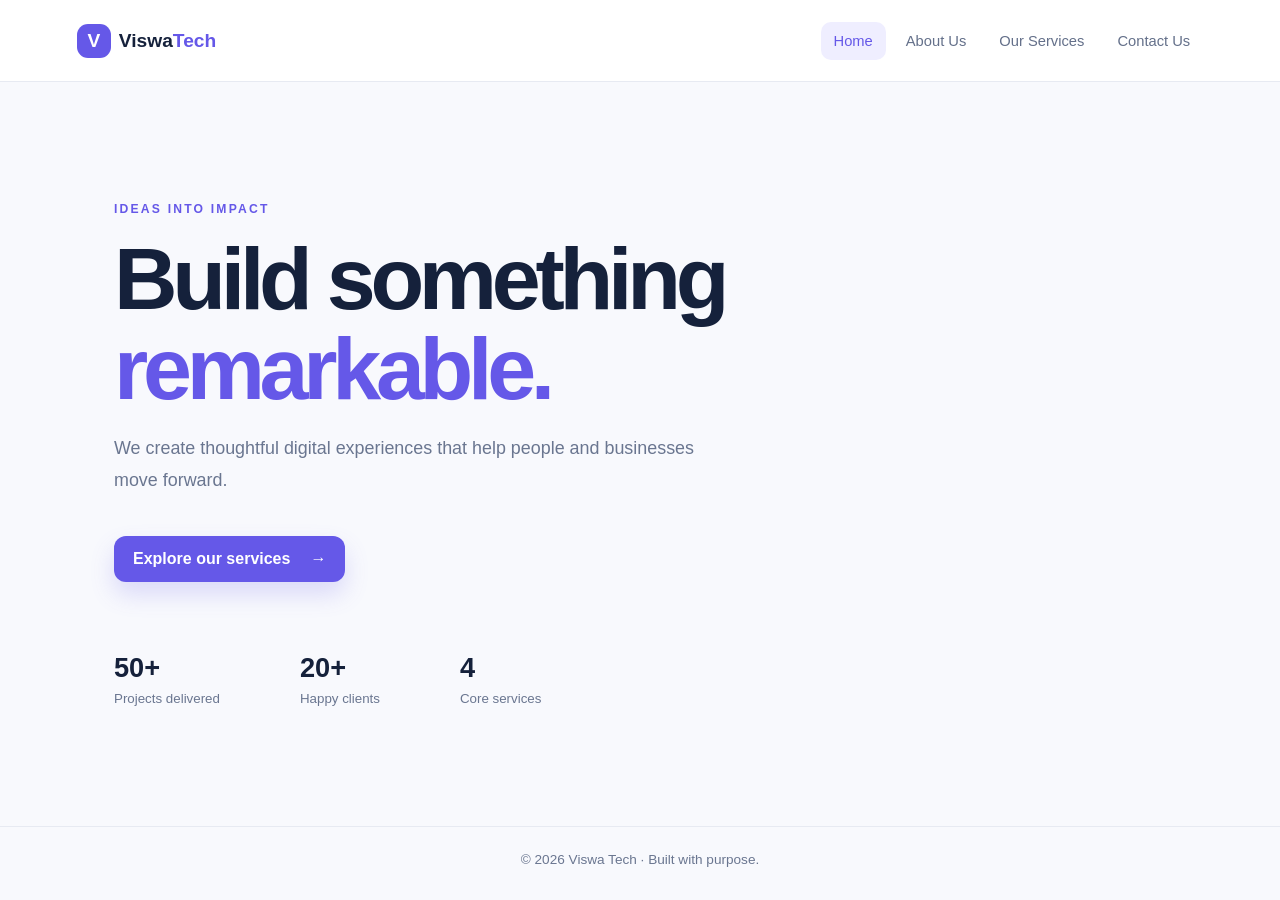
<file: touch/Experiment3/index.html>
<!DOCTYPE html><html lang="en"><head><meta charset="UTF-8"><meta name="viewport" content="width=device-width,initial-scale=1"><title>Viswa Tech | Home</title><link rel="stylesheet" href="style.css"></head><body>
<header class="topbar"><a class="brand" href="index.html"><span class="logo">V</span> Viswa<span>Tech</span></a><nav><a class="active" href="index.html">Home</a><a href="about.html">About Us</a><a href="services.html">Our Services</a><a href="contact.html">Contact Us</a></nav></header>
<main class="hero"><div class="tag">IDEAS INTO IMPACT</div><h1>Build something<br><span>remarkable.</span></h1><p>We create thoughtful digital experiences that help people and businesses move forward.</p><a class="button" href="services.html">Explore our services <b>→</b></a><div class="stats"><div><strong>50+</strong><small>Projects delivered</small></div><div><strong>20+</strong><small>Happy clients</small></div><div><strong>4</strong><small>Core services</small></div></div></main><footer>© 2026 Viswa Tech · Built with purpose.</footer></body></html>
</file>
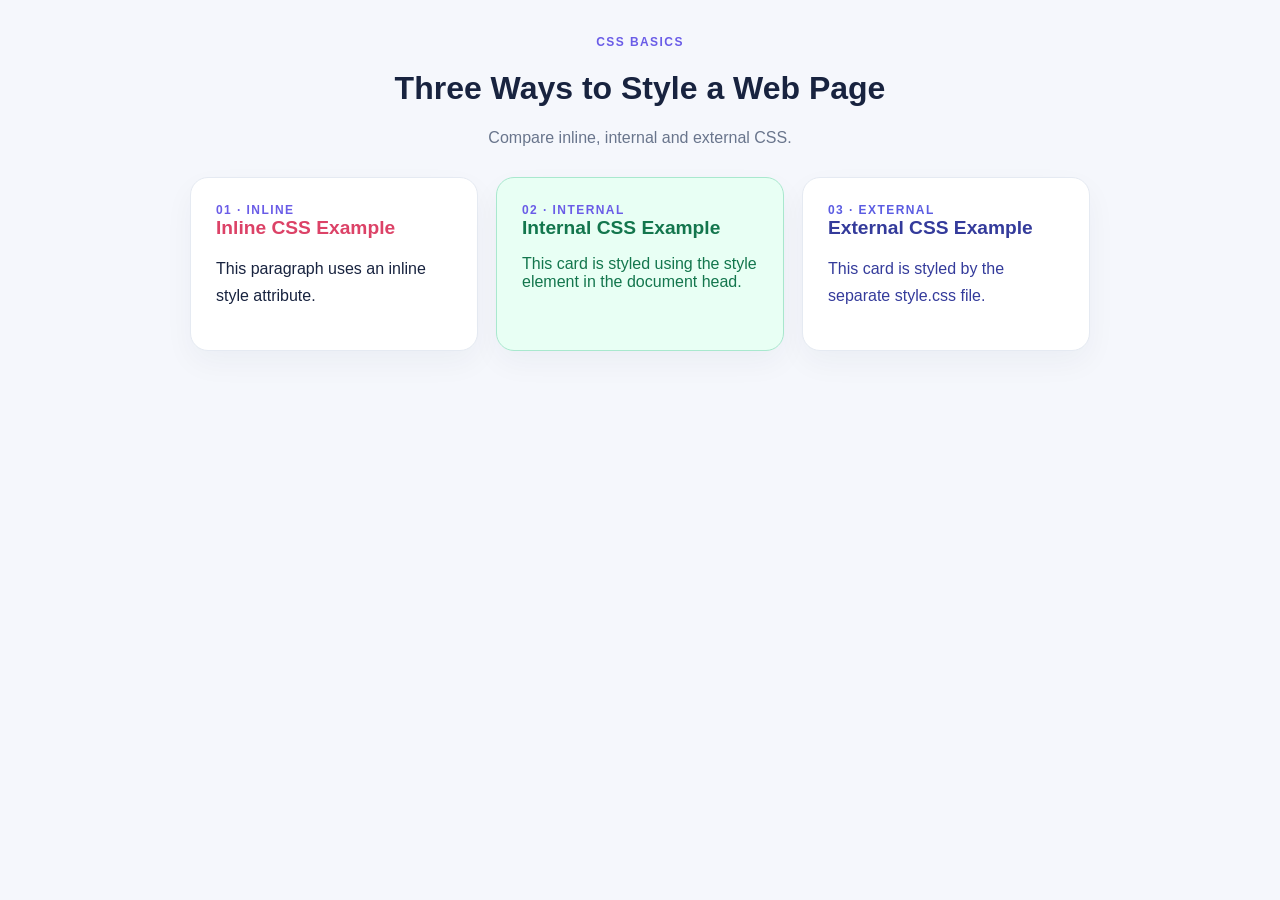
<file: touch/Experiment4/index.html>
<!DOCTYPE html>
<html lang="en"><head><meta charset="UTF-8"><meta name="viewport" content="width=device-width, initial-scale=1.0"><title>Three Types of CSS</title><link rel="stylesheet" href="style.css">
<style>
body{margin:0;font-family:Inter,Segoe UI,Arial,sans-serif;background:#f5f7fc;color:#18233f;padding:35px 18px}
main{max-width:900px;margin:auto}.intro{text-align:center;margin-bottom:30px}.intro p{color:#69758c}
.examples{display:grid;grid-template-columns:repeat(auto-fit,minmax(220px,1fr));gap:18px}
.card{padding:25px;border-radius:18px;background:white;border:1px solid #e5eaf2;box-shadow:0 12px 30px #18233f0b}
.internal-css{color:#13764d;background:#e8fff4;border:1px solid #a9e8ce}
.card h2{margin-top:0;font-size:1.2rem}.tag{font-size:.75rem;text-transform:uppercase;letter-spacing:.12em;font-weight:800;color:#6a5ce7}
</style></head><body><main><header class="intro"><div class="tag">CSS BASICS</div><h1>Three Ways to Style a Web Page</h1><p>Compare inline, internal and external CSS.</p></header>
<div class="examples">
<section class="card"><div class="tag">01 · Inline</div><h2 style="color:#dc4267">Inline CSS Example</h2><p style="line-height:1.7">This paragraph uses an inline style attribute.</p></section>
<section class="card internal-css"><div class="tag">02 · Internal</div><h2>Internal CSS Example</h2><p>This card is styled using the style element in the document head.</p></section>
<section class="card external-css"><div class="tag">03 · External</div><h2>External CSS Example</h2><p>This card is styled by the separate style.css file.</p></section>
</div></main></body></html>
</file>
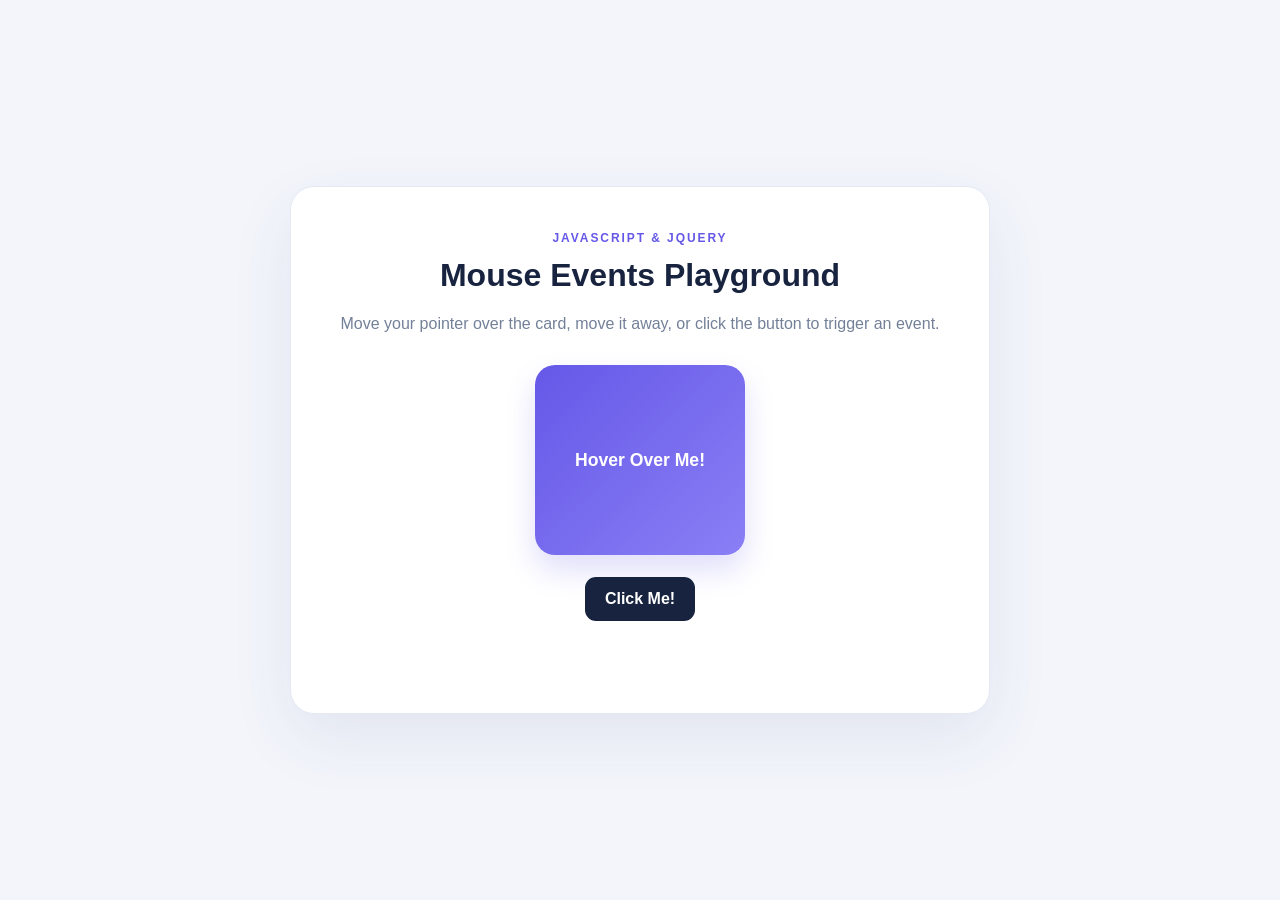
<file: touch/EX10_MouseEvents.html>
<!DOCTYPE html>
<html lang="en"><head><meta charset="UTF-8"><meta name="viewport" content="width=device-width, initial-scale=1.0"><title>Mouse Events</title>
<script src="https://ajax.googleapis.com/ajax/libs/jquery/3.6.0/jquery.min.js"></script>
<style>
*{box-sizing:border-box}body{margin:0;min-height:100vh;padding:30px 18px;display:grid;place-items:center;background:#f3f5fb;color:#18233f;font-family:Inter,Segoe UI,Arial,sans-serif}.card{width:min(100%,700px);text-align:center;background:white;border:1px solid #e4e9f4;border-radius:24px;padding:clamp(25px,5vw,44px);box-shadow:0 24px 65px #283b7215}.tag{font-size:.75rem;letter-spacing:.16em;color:#6558e8;font-weight:800}h1{margin:12px 0 8px}.desc{color:#738098;line-height:1.7}.hover-box{width:210px;height:190px;margin:28px auto 22px;display:grid;place-items:center;border-radius:20px;background:linear-gradient(135deg,#6558e8,#8a7ff5);color:white;font-size:1.1rem;font-weight:700;box-shadow:0 15px 30px #6558e833;transition:background .2s,transform .2s;cursor:pointer}.hover-box:hover{transform:translateY(-2px)}button{padding:13px 20px;border:0;border-radius:11px;background:#18233f;color:white;font-size:1rem;font-weight:700;cursor:pointer}button:hover{background:#34436b}.message{min-height:28px;margin-top:20px;color:#6558e8;font-weight:700}
</style></head><body><main class="card"><div class="tag">JAVASCRIPT & JQUERY</div><h1>Mouse Events Playground</h1><p class="desc">Move your pointer over the card, move it away, or click the button to trigger an event.</p>
<div id="hover-box" class="hover-box">Hover Over Me!</div><button id="click-button" type="button">Click Me!</button><div id="message" class="message" aria-live="polite"></div></main>
<script>$(document).ready(function(){const hoverBox=$('#hover-box');const messageDiv=$('#message');hoverBox.on('mouseover',function(){$(this).text('Mouse Over!').css('background','linear-gradient(135deg,#0e9f6e,#34d399)');messageDiv.text('Mouseover event detected.');});hoverBox.on('mouseout',function(){$(this).text('Hover Over Me!').css('background','linear-gradient(135deg,#6558e8,#8a7ff5)');messageDiv.text('Mouseout event detected.');});$('#click-button').on('click',function(){messageDiv.text('Button clicked successfully!');});});</script>
</body></html>
</file>
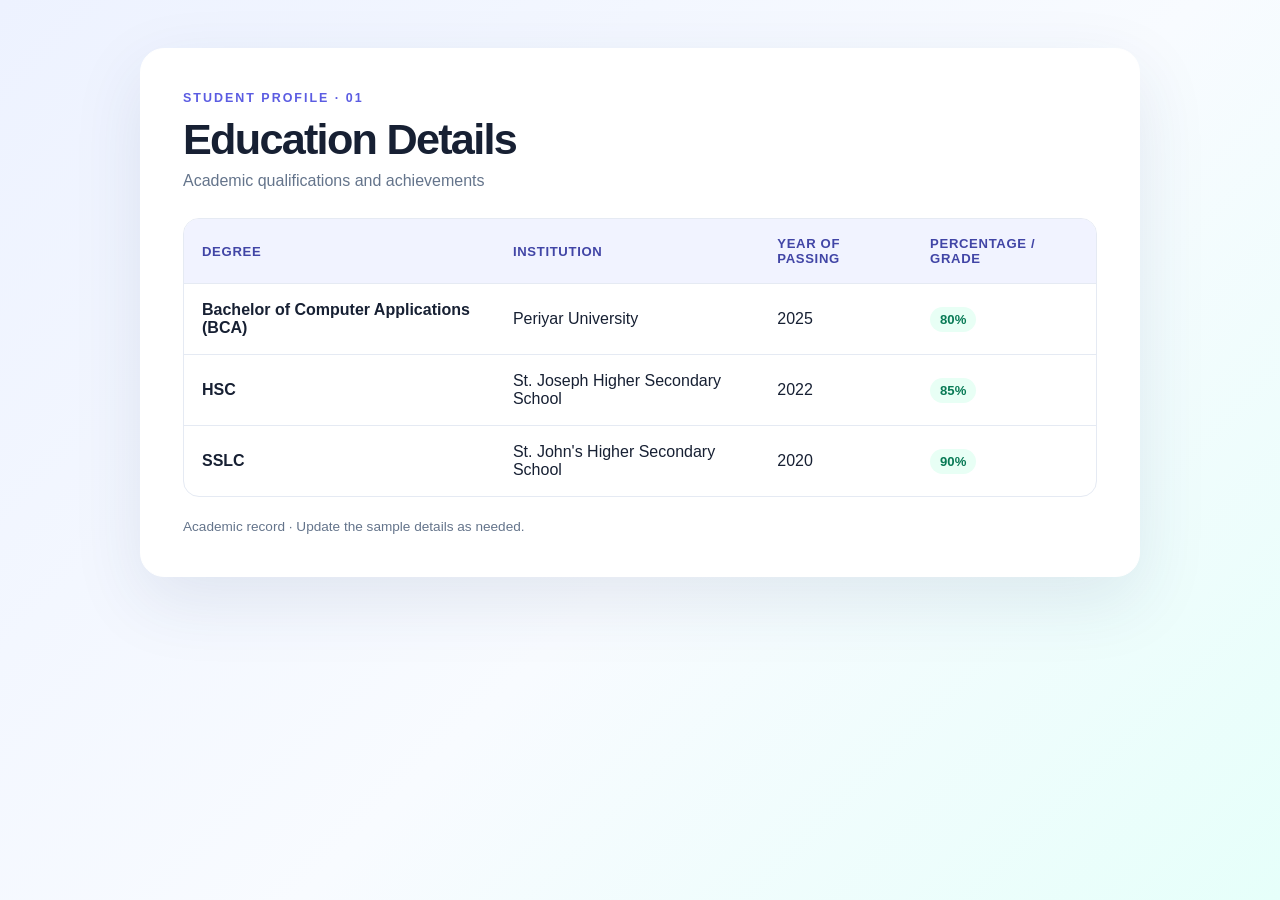
<file: touch/EX1_Education.html>
<!DOCTYPE html>
<html lang="en">
<head>
<meta charset="UTF-8"><meta name="viewport" content="width=device-width, initial-scale=1.0">
<title>Education Details</title>
<style>
:root{--ink:#172033;--muted:#64748b;--accent:#5b5ce2;--line:#e5eaf3;--surface:#fff}
*{box-sizing:border-box}body{margin:0;min-height:100vh;font-family:Inter,Segoe UI,Arial,sans-serif;color:var(--ink);background:linear-gradient(135deg,#edf2ff,#f8fbff 55%,#e6fffa);padding:48px 18px}
.container{max-width:1000px;margin:auto;background:var(--surface);border:1px solid #ffffff;border-radius:24px;padding:clamp(22px,4vw,42px);box-shadow:0 24px 70px #263a701a}
.eyebrow{color:var(--accent);font-size:.78rem;font-weight:800;letter-spacing:.16em;text-transform:uppercase}
h1{font-size:clamp(1.8rem,4vw,2.7rem);margin:10px 0 8px;letter-spacing:-.04em}.subtitle{color:var(--muted);margin:0 0 28px}
.table-wrap{overflow-x:auto;border:1px solid var(--line);border-radius:16px}table{width:100%;border-collapse:collapse;min-width:650px}th{background:#f1f3ff;color:#4145a6;text-align:left;font-size:.82rem;text-transform:uppercase;letter-spacing:.05em}th,td{padding:17px 18px;border-bottom:1px solid var(--line)}tbody tr:last-child td{border-bottom:0}tbody tr:hover{background:#f8f9ff}.pill{display:inline-block;background:#e8fff5;color:#087a55;padding:5px 10px;border-radius:30px;font-weight:700;font-size:.82rem}
footer{margin-top:22px;color:var(--muted);font-size:.85rem}
</style></head>
<body><main class="container">
<div class="eyebrow">Student profile · 01</div><h1>Education Details</h1><p class="subtitle">Academic qualifications and achievements</p>
<div class="table-wrap"><table><thead><tr><th>Degree</th><th>Institution</th><th>Year of Passing</th><th>Percentage / Grade</th></tr></thead>
<tbody>
<tr><td><strong>Bachelor of Computer Applications (BCA)</strong></td><td>Periyar University</td><td>2025</td><td><span class="pill">80%</span></td></tr>
<tr><td><strong>HSC</strong></td><td>St. Joseph Higher Secondary School</td><td>2022</td><td><span class="pill">85%</span></td></tr>
<tr><td><strong>SSLC</strong></td><td>St. John's Higher Secondary School</td><td>2020</td><td><span class="pill">90%</span></td></tr>
</tbody></table></div><footer>Academic record · Update the sample details as needed.</footer>
</main></body></html>
</file>
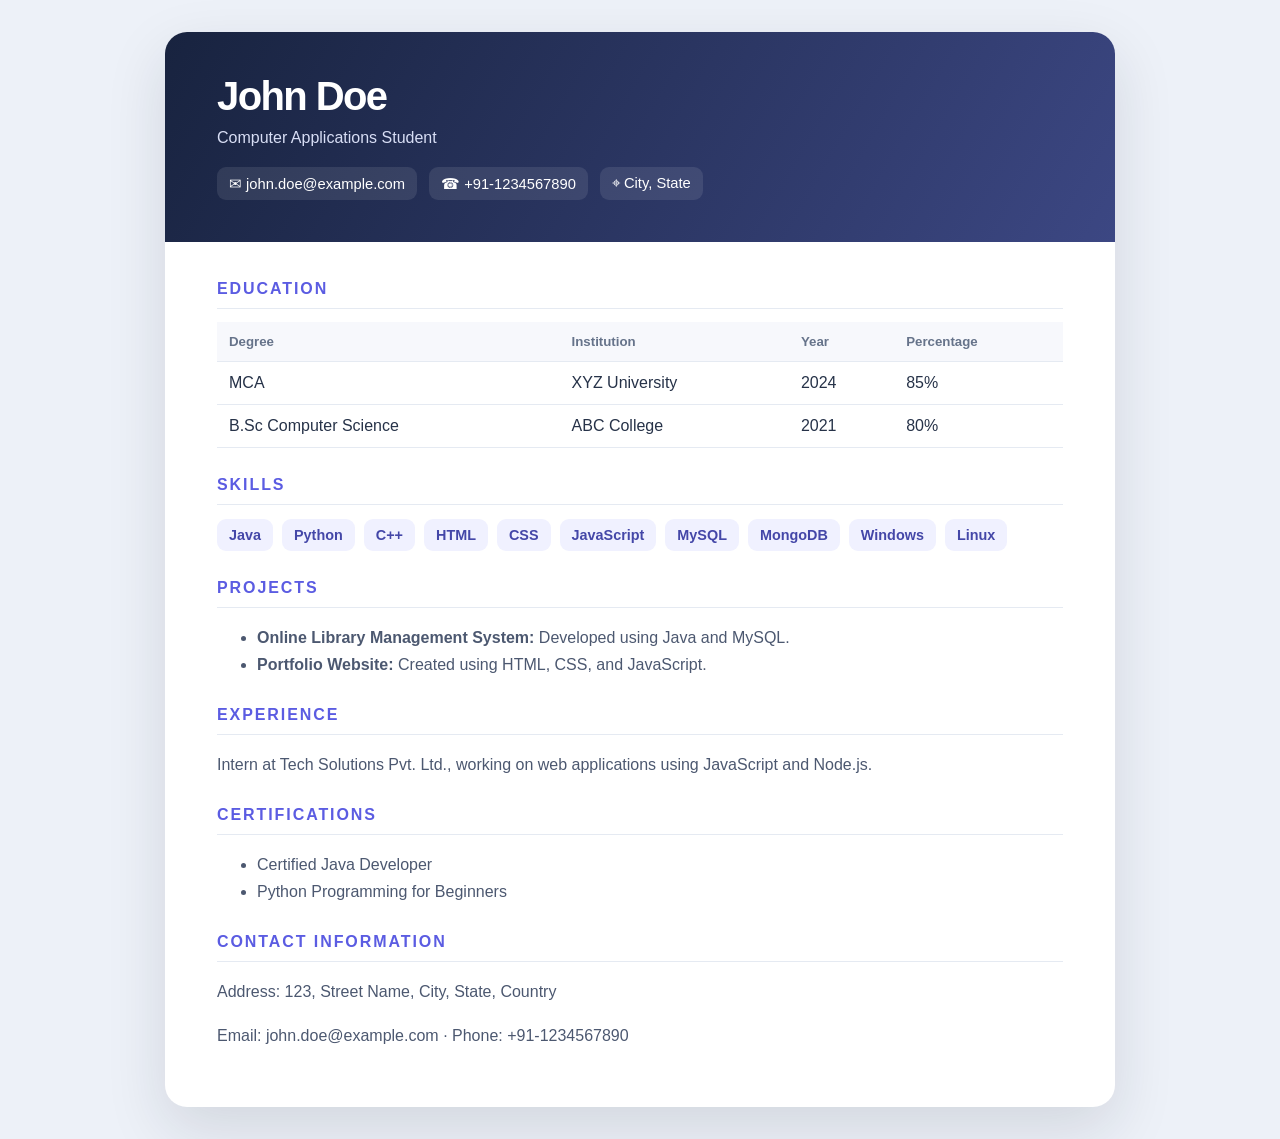
<file: touch/EX2_CV.html>
<!DOCTYPE html>
<html lang="en"><head><meta charset="UTF-8"><meta name="viewport" content="width=device-width, initial-scale=1.0"><title>Curriculum Vitae</title>
<style>
:root{--navy:#18233f;--accent:#5b5ce2;--text:#263248;--muted:#66738a;--line:#e5eaf2}
*{box-sizing:border-box}body{margin:0;background:#edf1f8;font-family:Inter,Segoe UI,Arial,sans-serif;color:var(--text);padding:32px 16px}.cv{max-width:950px;margin:auto;background:white;border-radius:22px;overflow:hidden;box-shadow:0 22px 60px #17203320}.hero{padding:42px clamp(22px,5vw,52px);background:linear-gradient(120deg,#18233f,#3c4783);color:white}.hero h1{margin:0;font-size:2.5rem;letter-spacing:-.04em}.hero p{margin:10px 0 0;color:#d8def5}.contact{display:flex;gap:12px;flex-wrap:wrap;margin-top:20px;font-size:.92rem}.contact span{background:#ffffff18;padding:8px 12px;border-radius:9px}.content{padding:10px clamp(22px,5vw,52px) 42px}.section{margin-top:28px}.section h2{font-size:1rem;text-transform:uppercase;letter-spacing:.12em;color:var(--accent);border-bottom:1px solid var(--line);padding-bottom:10px}.section p,.section li{line-height:1.7;color:#4c5870}table{width:100%;border-collapse:collapse}th,td{text-align:left;padding:12px;border-bottom:1px solid var(--line)}th{color:#66738a;font-size:.83rem;background:#f7f8fc}.chips{display:flex;gap:9px;flex-wrap:wrap}.chips span{padding:8px 12px;border-radius:9px;background:#f0f1ff;color:#4447a8;font-weight:600;font-size:.9rem}
</style></head><body><main class="cv">
<header class="hero"><h1>John Doe</h1><p>Computer Applications Student</p><div class="contact"><span>✉ john.doe@example.com</span><span>☎ +91-1234567890</span><span>⌖ City, State</span></div></header>
<div class="content">
<section class="section"><h2>Education</h2><table><thead><tr><th>Degree</th><th>Institution</th><th>Year</th><th>Percentage</th></tr></thead><tbody><tr><td>MCA</td><td>XYZ University</td><td>2024</td><td>85%</td></tr><tr><td>B.Sc Computer Science</td><td>ABC College</td><td>2021</td><td>80%</td></tr></tbody></table></section>
<section class="section"><h2>Skills</h2><div class="chips"><span>Java</span><span>Python</span><span>C++</span><span>HTML</span><span>CSS</span><span>JavaScript</span><span>MySQL</span><span>MongoDB</span><span>Windows</span><span>Linux</span></div></section>
<section class="section"><h2>Projects</h2><ul><li><strong>Online Library Management System:</strong> Developed using Java and MySQL.</li><li><strong>Portfolio Website:</strong> Created using HTML, CSS, and JavaScript.</li></ul></section>
<section class="section"><h2>Experience</h2><p>Intern at Tech Solutions Pvt. Ltd., working on web applications using JavaScript and Node.js.</p></section>
<section class="section"><h2>Certifications</h2><ul><li>Certified Java Developer</li><li>Python Programming for Beginners</li></ul></section>
<section class="section"><h2>Contact Information</h2><p>Address: 123, Street Name, City, State, Country</p><p>Email: john.doe@example.com · Phone: +91-1234567890</p></section>
</div></main></body></html>
</file>
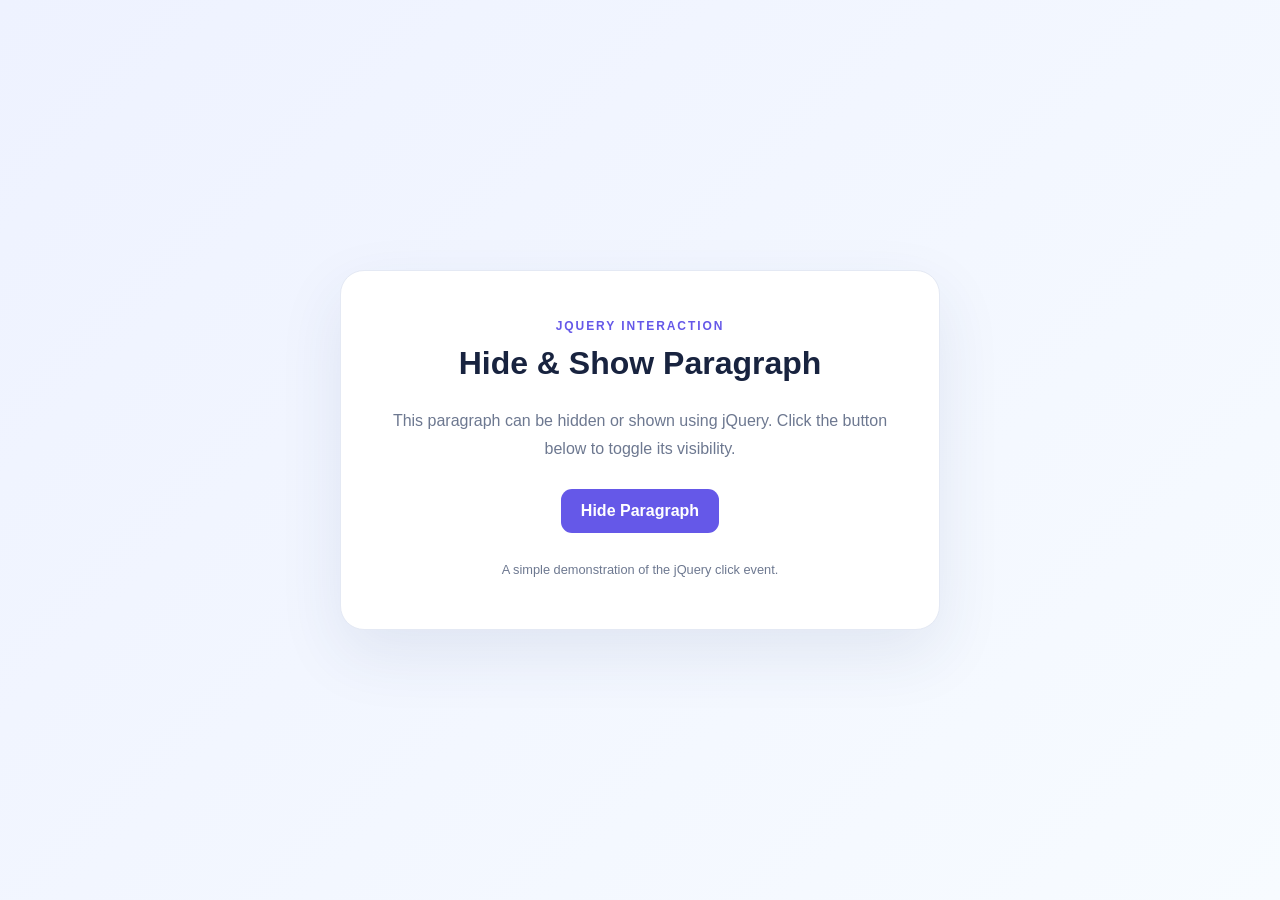
<file: touch/EX9_HideParagraph.html>
<!DOCTYPE html>
<html lang="en"><head><meta charset="UTF-8"><meta name="viewport" content="width=device-width, initial-scale=1.0"><title>jQuery Hide and Show</title>
<script src="https://ajax.googleapis.com/ajax/libs/jquery/3.6.0/jquery.min.js"></script>
<style>
*{box-sizing:border-box}body{margin:0;min-height:100vh;display:grid;place-items:center;padding:20px;background:linear-gradient(135deg,#eef2ff,#f7fbff);font-family:Inter,Segoe UI,Arial,sans-serif;color:#18233f}.card{width:min(100%,600px);padding:clamp(25px,6vw,48px);background:white;border:1px solid #e4e9f4;border-radius:24px;text-align:center;box-shadow:0 24px 65px #283b7218}.tag{font-size:.75rem;letter-spacing:.16em;color:#6558e8;font-weight:800}.card h1{font-size:2rem;margin:12px 0}.card p{color:#6d7890;line-height:1.8;margin:25px 0}.button{padding:13px 20px;border:0;border-radius:11px;background:#6558e8;color:white;font-size:1rem;font-weight:700;cursor:pointer}.button:hover{background:#4e42cf}.note{font-size:.8rem!important;margin-bottom:0!important}
</style></head><body><main class="card"><div class="tag">JQUERY INTERACTION</div><h1>Hide & Show Paragraph</h1><p id="paragraph">This paragraph can be hidden or shown using jQuery. Click the button below to toggle its visibility.</p><button class="button" id="toggle-button">Hide Paragraph</button><p class="note">A simple demonstration of the jQuery click event.</p></main>
<script>$(document).ready(function(){$('#toggle-button').click(function(){var $paragraph=$('#paragraph');if($paragraph.is(':visible')){$paragraph.hide();$(this).text('Show Paragraph');}else{$paragraph.show();$(this).text('Hide Paragraph');}});});</script>
</body></html>
</file>
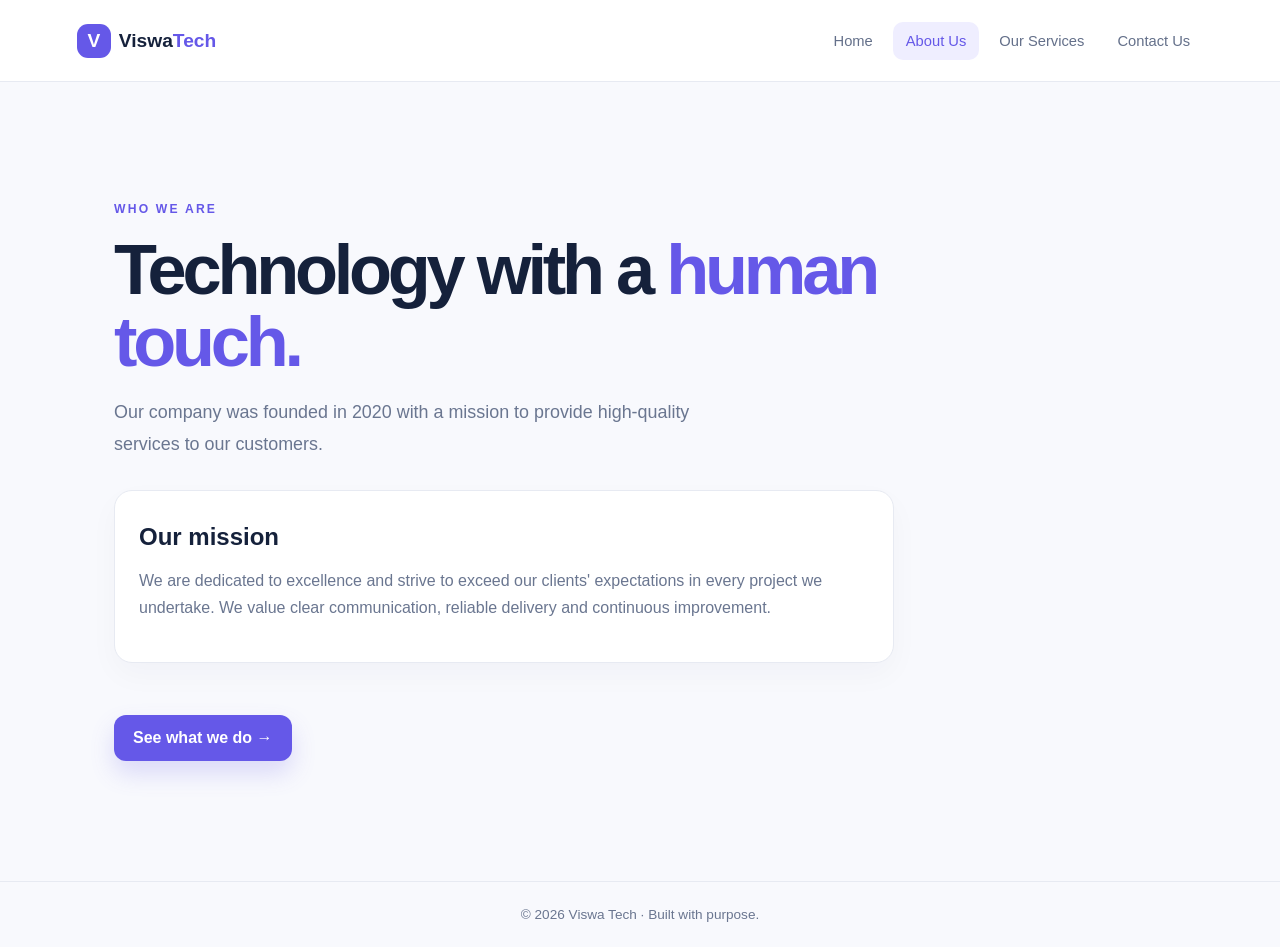
<file: touch/Experiment3/about.html>
<!DOCTYPE html><html lang="en"><head><meta charset="UTF-8"><meta name="viewport" content="width=device-width,initial-scale=1"><title>About Us | Viswa Tech</title><link rel="stylesheet" href="style.css"></head><body><header class="topbar"><a class="brand" href="index.html"><span class="logo">V</span> Viswa<span>Tech</span></a><nav><a href="index.html">Home</a><a class="active" href="about.html">About Us</a><a href="services.html">Our Services</a><a href="contact.html">Contact Us</a></nav></header><main class="page"><div class="tag">WHO WE ARE</div><h1>Technology with a <span>human touch.</span></h1><p class="lead">Our company was founded in 2020 with a mission to provide high-quality services to our customers.</p><div class="panel"><h2>Our mission</h2><p>We are dedicated to excellence and strive to exceed our clients' expectations in every project we undertake. We value clear communication, reliable delivery and continuous improvement.</p></div><a class="button" href="services.html">See what we do →</a></main><footer>© 2026 Viswa Tech · Built with purpose.</footer></body></html>
</file>
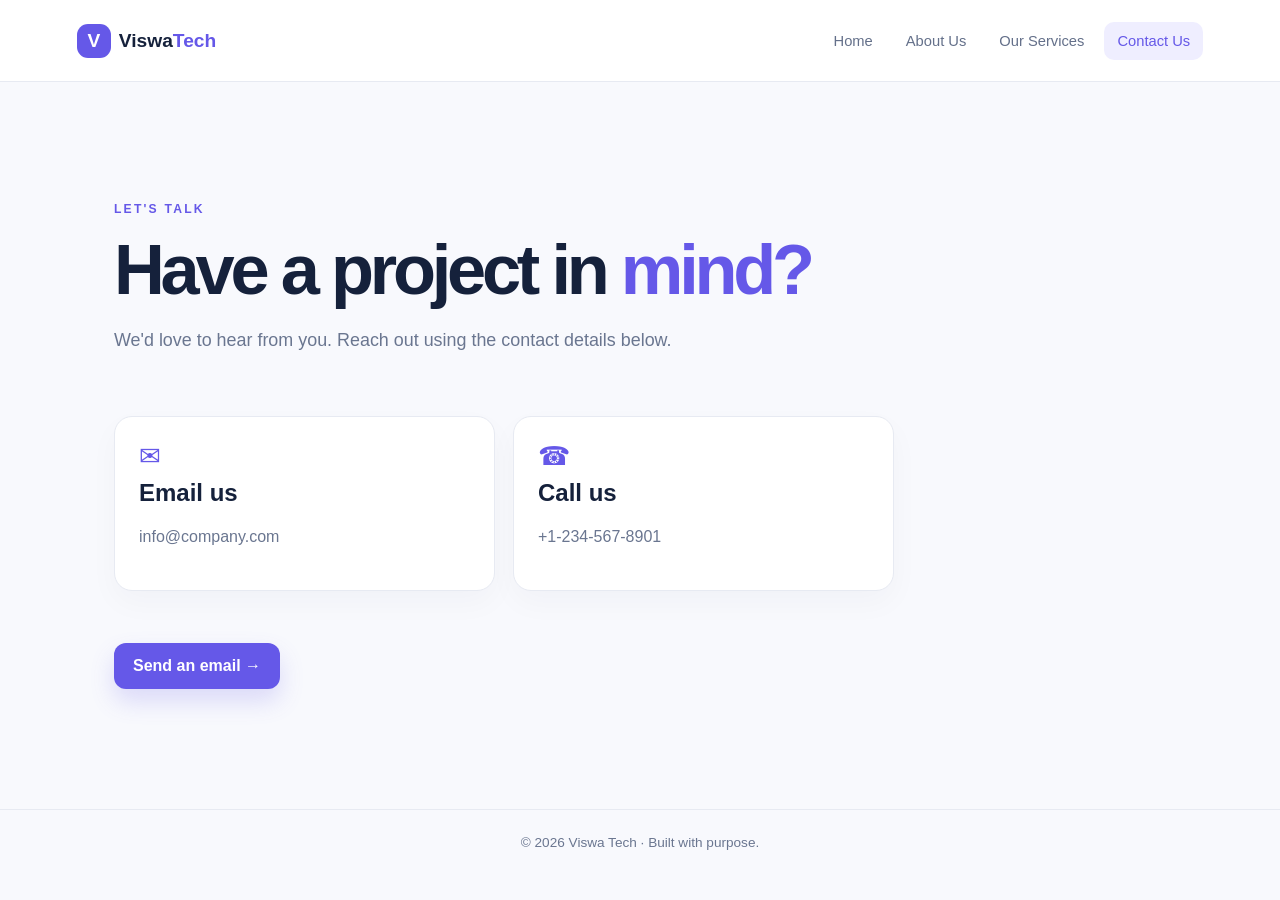
<file: touch/Experiment3/contact.html>
<!DOCTYPE html><html lang="en"><head><meta charset="UTF-8"><meta name="viewport" content="width=device-width,initial-scale=1"><title>Contact | Viswa Tech</title><link rel="stylesheet" href="style.css"></head><body><header class="topbar"><a class="brand" href="index.html"><span class="logo">V</span> Viswa<span>Tech</span></a><nav><a href="index.html">Home</a><a href="about.html">About Us</a><a href="services.html">Our Services</a><a class="active" href="contact.html">Contact Us</a></nav></header><main class="page"><div class="tag">LET'S TALK</div><h1>Have a project in <span>mind?</span></h1><p class="lead">We'd love to hear from you. Reach out using the contact details below.</p><div class="contact-grid"><div class="panel"><div class="icon">✉</div><h2>Email us</h2><p>info@company.com</p></div><div class="panel"><div class="icon">☎</div><h2>Call us</h2><p>+1-234-567-8901</p></div></div><a class="button" href="mailto:info@company.com">Send an email →</a></main><footer>© 2026 Viswa Tech · Built with purpose.</footer></body></html>
</file>
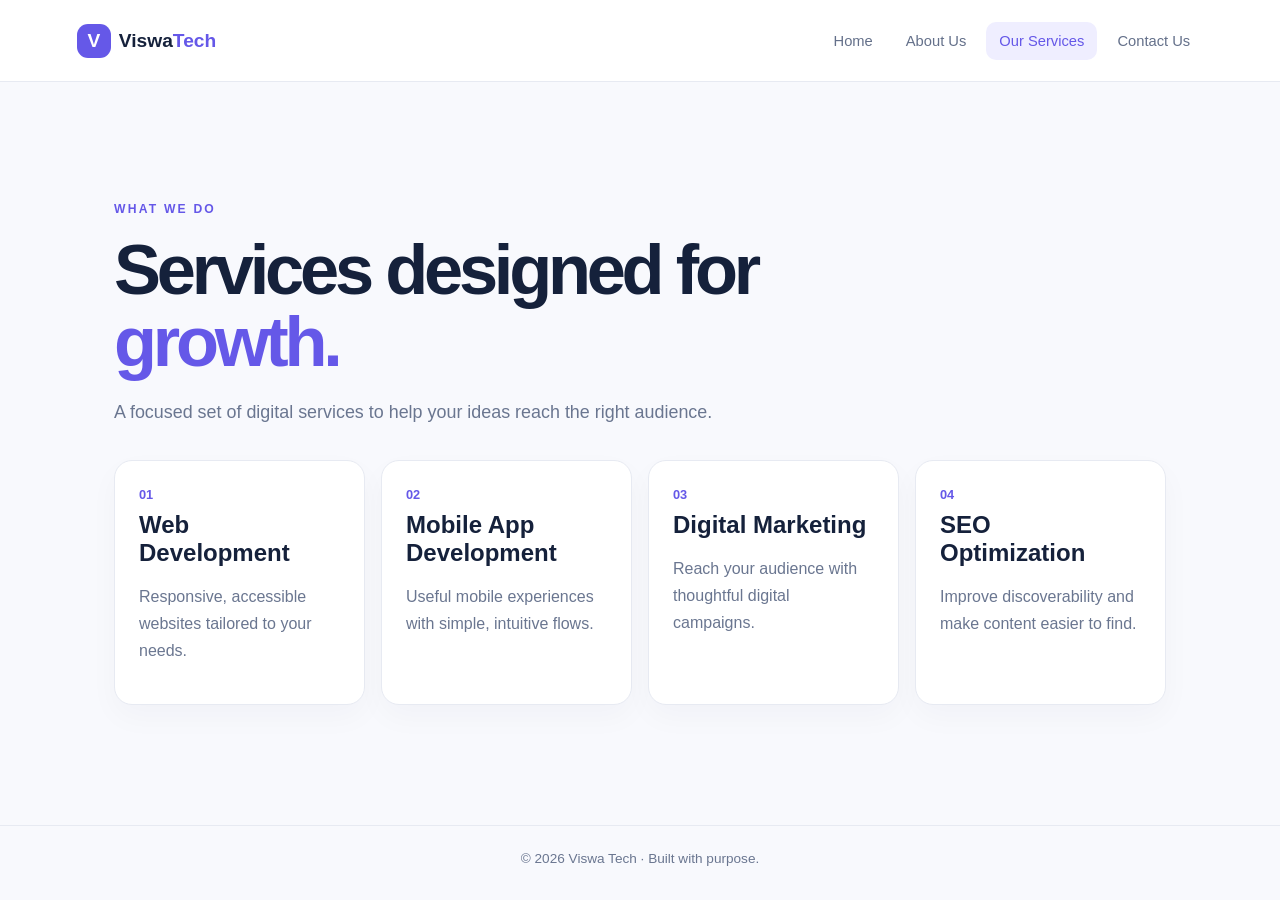
<file: touch/Experiment3/services.html>
<!DOCTYPE html><html lang="en"><head><meta charset="UTF-8"><meta name="viewport" content="width=device-width,initial-scale=1"><title>Services | Viswa Tech</title><link rel="stylesheet" href="style.css"></head><body><header class="topbar"><a class="brand" href="index.html"><span class="logo">V</span> Viswa<span>Tech</span></a><nav><a href="index.html">Home</a><a href="about.html">About Us</a><a class="active" href="services.html">Our Services</a><a href="contact.html">Contact Us</a></nav></header><main class="page"><div class="tag">WHAT WE DO</div><h1>Services designed for <span>growth.</span></h1><p class="lead">A focused set of digital services to help your ideas reach the right audience.</p><div class="cards"><article><b>01</b><h2>Web Development</h2><p>Responsive, accessible websites tailored to your needs.</p></article><article><b>02</b><h2>Mobile App Development</h2><p>Useful mobile experiences with simple, intuitive flows.</p></article><article><b>03</b><h2>Digital Marketing</h2><p>Reach your audience with thoughtful digital campaigns.</p></article><article><b>04</b><h2>SEO Optimization</h2><p>Improve discoverability and make content easier to find.</p></article></div></main><footer>© 2026 Viswa Tech · Built with purpose.</footer></body></html>
</file>
<file: touch/Experiment3/style.css>
*{box-sizing:border-box} :root{--ink:#15213b;--muted:#6a7690;--purple:#6558e8;--mint:#c9f7e8;--line:#e7eaf2}body{margin:0;background:#f8f9fd;color:var(--ink);font-family:Inter,Segoe UI,Arial,sans-serif}.topbar{height:auto;min-height:82px;padding:18px clamp(18px,6vw,84px);display:flex;justify-content:space-between;align-items:center;gap:20px;background:#fff;border-bottom:1px solid var(--line);flex-wrap:wrap}.brand{text-decoration:none;color:var(--ink);font-weight:800;font-size:1.2rem;display:flex;align-items:center;gap:8px}.brand>span:last-child{color:var(--purple);margin-left:-8px}.logo{display:grid;place-items:center;width:34px;height:34px;border-radius:11px;background:var(--purple);color:white}nav{display:flex;gap:7px;flex-wrap:wrap}nav a{color:#64708a;text-decoration:none;padding:11px 13px;border-radius:10px;font-size:.92rem}nav a:hover,nav a.active{background:#efeeff;color:var(--purple)}.hero,.page{max-width:1100px;margin:auto;padding:clamp(60px,10vw,120px) 24px}.hero{min-height:70vh}.tag{font-size:.76rem;font-weight:800;letter-spacing:.18em;color:var(--purple)}h1{font-size:clamp(2.7rem,7vw,5.5rem);line-height:1.02;letter-spacing:-.06em;margin:18px 0}h1 span{color:var(--purple)}.hero>p,.lead{max-width:620px;font-size:1.12rem;line-height:1.8;color:var(--muted)}.button{display:inline-flex;gap:20px;align-items:center;margin-top:22px;padding:14px 19px;border-radius:12px;background:var(--purple);color:#fff;text-decoration:none;font-weight:700;box-shadow:0 12px 25px #6558e833}.stats{display:flex;gap:clamp(25px,7vw,80px);margin-top:70px;flex-wrap:wrap}.stats div{display:flex;flex-direction:column;gap:7px}.stats strong{font-size:1.7rem}.stats small{color:var(--muted)}footer{border-top:1px solid var(--line);padding:25px;text-align:center;color:var(--muted);font-size:.85rem}.page{min-height:72vh}.page h1{font-size:clamp(2.4rem,6vw,4.4rem);max-width:850px}.panel,.cards article{background:white;border:1px solid var(--line);border-radius:18px;padding:24px;box-shadow:0 12px 30px #18233f08}.panel{max-width:780px;margin:30px 0}.panel h2,.cards h2{margin:8px 0}.panel p,.cards p{color:var(--muted);line-height:1.7}.cards{display:grid;grid-template-columns:repeat(auto-fit,minmax(220px,1fr));gap:16px;margin-top:32px}.cards article>b{color:var(--purple);font-size:.8rem}.contact-grid{display:grid;grid-template-columns:repeat(auto-fit,minmax(220px,1fr));gap:18px;max-width:780px;margin-top:30px}.icon{font-size:1.6rem;color:var(--purple)}@media(max-width:600px){.topbar{align-items:flex-start}nav a{padding:8px}.hero{min-height:auto}.stats{margin-top:45px}}
</file>
<file: touch/Experiment4/style.css>
.external-css{background:#eef1ff;color:#343b9b;border:1px solid #c7ccff}.external-css p{line-height:1.7}.external-css .tag{color:#5b5ce2}
</file>
